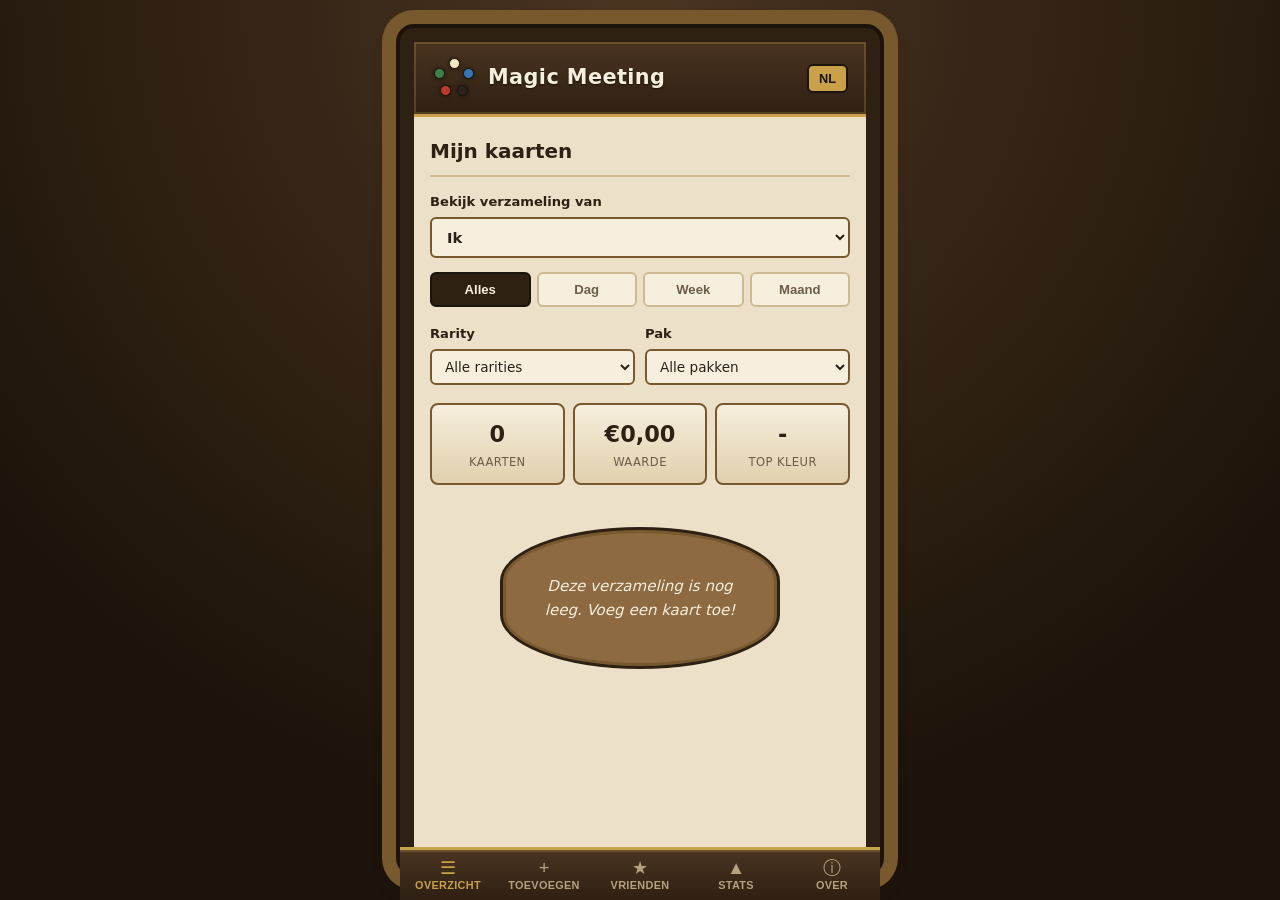
<file: index.html>
<!DOCTYPE html>
<html lang="nl">
<head>
  <meta charset="UTF-8">
  <meta name="viewport" content="width=device-width, initial-scale=1.0">
  <meta name="description" content="Magic Meeting - houd je Magic the Gathering-verzameling bij, samen met je vrienden.">
  <meta name="theme-color" content="#1a1410">
  <title>Magic Meeting</title>

  <link rel="manifest" href="manifest.json">
  <link rel="icon" href="icons/icon-192.png">
  <link rel="apple-touch-icon" href="icons/icon-192.png">
  <link rel="stylesheet" href="css/style.css">
</head>
<body>

  <!-- ============ APP-OMHULSEL ============ -->
  <div class="app">

    <!-- ============ KOPBALK ============ -->
    <header class="kop">
      <div class="kop-titel">
        <span class="mana-pentagram" aria-hidden="true">
          <span class="pm pm-w"></span>
          <span class="pm pm-u"></span>
          <span class="pm pm-b"></span>
          <span class="pm pm-r"></span>
          <span class="pm pm-g"></span>
        </span>
        <h1>Magic Meeting</h1>
      </div>
      <button id="taalKnop" class="taal-knop" type="button" aria-label="Taal wisselen">NL</button>
    </header>

    <!-- ============ HOOFDINHOUD ============ -->
    <main>

      <!-- ---------- SCHERM 1: OVERZICHT ---------- -->
      <section id="scherm-overzicht" class="scherm" aria-label="Overzicht">
        <h2 data-i18n="overzicht_titel">Mijn kaarten</h2>

        <div class="veld">
          <label for="kiesEigenaar" data-i18n="label_bekijk">Bekijk verzameling van</label>
          <select id="kiesEigenaar"></select>
        </div>

        <div class="filterbalk" role="group" aria-label="Filter op periode">
          <button class="filter-knop actief" data-periode="alles" data-i18n="filter_alles">Alles</button>
          <button class="filter-knop" data-periode="dag" data-i18n="filter_dag">Dag</button>
          <button class="filter-knop" data-periode="week" data-i18n="filter_week">Week</button>
          <button class="filter-knop" data-periode="maand" data-i18n="filter_maand">Maand</button>
        </div>

        <div class="extra-filters">
          <div class="veld">
            <label for="filterRarity" data-i18n="filter_rarity_label">Rarity</label>
            <select id="filterRarity">
              <option value="alles" data-i18n="filter_alle_rarity">Alle rarities</option>
              <option value="common"   data-i18n="rarity_common">Common</option>
              <option value="uncommon" data-i18n="rarity_uncommon">Uncommon</option>
              <option value="rare"     data-i18n="rarity_rare">Rare</option>
              <option value="mythic"   data-i18n="rarity_mythic">Mythic</option>
            </select>
          </div>
          <div class="veld">
            <label for="filterSet" data-i18n="filter_set_label">Pak</label>
            <select id="filterSet">
              <option value="alles" data-i18n="filter_alle_sets">Alle pakken</option>
            </select>
          </div>
        </div>

        <div class="samenvatting">
          <div class="samenvatting-vak">
            <span class="samenvatting-getal" id="statAantal">0</span>
            <span class="samenvatting-label" data-i18n="stat_kaarten">Kaarten</span>
          </div>
          <div class="samenvatting-vak">
            <span class="samenvatting-getal" id="statWaarde">&euro;0</span>
            <span class="samenvatting-label" data-i18n="stat_waarde">Waarde</span>
          </div>
          <div class="samenvatting-vak">
            <span class="samenvatting-getal" id="statTopKleur">&ndash;</span>
            <span class="samenvatting-label" data-i18n="stat_topkleur">Top kleur</span>
          </div>
        </div>

        <ul id="kaartLijst" class="meeting-lijst"></ul>
        <p id="leegMelding" class="leeg-melding" data-i18n="leeg_melding">
          Deze verzameling is nog leeg. Voeg een kaart toe!
        </p>
      </section>

      <!-- ---------- SCHERM 2: TOEVOEGEN ---------- -->
      <section id="scherm-toevoegen" class="scherm verborgen" aria-label="Kaart toevoegen">
        <h2 data-i18n="toevoegen_titel">Nieuwe kaart</h2>

        <form id="kaartForm">
          <div class="veld">
            <label for="invoerEigenaar" data-i18n="label_eigenaar">Voor wie?</label>
            <select id="invoerEigenaar" required></select>
          </div>

          <div class="veld">
            <label for="invoerDatum" data-i18n="label_datum">Datum gekregen</label>
            <input type="date" id="invoerDatum" required>
          </div>

          <div class="veld">
            <label for="invoerKaart" data-i18n="label_kaart">Zoek een kaart (via Scryfall)</label>
            <input type="text" id="invoerKaart" autocomplete="off" required
                   data-i18n-ph="ph_kaart" placeholder="Typ een kaartnaam...">
            <ul id="kaartSuggesties" class="kaart-suggesties"></ul>
          </div>

          <div id="kaartPreview" class="kaart-preview verborgen">
            <img id="kaartPreviewImg" alt="Gekozen kaart">
            <div class="kaart-preview-info">
              <strong id="kaartPreviewNaam"></strong>
              <span id="kaartPreviewKleuren" class="mana-rij"></span>
              <div class="kaart-preview-meta">
                <span><span data-i18n="auto_rarity">Rarity (auto)</span>:
                  <span id="kaartPreviewRarity" class="rarity-badge">&ndash;</span></span>
                <span><span data-i18n="auto_prijs">Prijs (auto)</span>:
                  <strong id="kaartPreviewPrijs">&euro;0,00</strong></span>
              </div>
            </div>
          </div>

          <div class="veld">
            <label for="invoerAantal" data-i18n="label_aantal">Aantal</label>
            <input type="number" id="invoerAantal" min="1" value="1" required>
          </div>

          <div class="veld">
            <label for="invoerOmschrijving" data-i18n="label_omschrijving">Notitie</label>
            <textarea id="invoerOmschrijving" rows="2" required
                      data-i18n-ph="ph_omschrijving" placeholder="Bijvoorbeeld: gekregen op verjaardag"></textarea>
          </div>

          <p id="formMelding" class="form-melding" role="alert"></p>
          <button type="submit" class="hoofd-knop" data-i18n="knop_opslaan">Kaart opslaan</button>
        </form>
      </section>

      <!-- ---------- SCHERM 3: VRIENDEN ---------- -->
      <section id="scherm-vrienden" class="scherm verborgen" aria-label="Vrienden">
        <h2 data-i18n="vrienden_titel">Vrienden</h2>
        <p data-i18n="vrienden_uitleg">
          Iedere vriend heeft zijn eigen verzameling. Tik op een naam om die verzameling te openen.
        </p>

        <ul id="vriendenLijst" class="vrienden-lijst"></ul>

        <form id="vriendForm" class="vriend-form">
          <div class="veld">
            <label for="invoerVriend" data-i18n="vrienden_nieuw_label">Nieuwe vriend</label>
            <input type="text" id="invoerVriend" required
                   data-i18n-ph="vrienden_nieuw_ph" placeholder="Naam van vriend">
          </div>
          <p id="vriendMelding" class="form-melding" role="alert"></p>
          <button type="submit" class="hoofd-knop" data-i18n="vrienden_toevoegen">Vriend toevoegen</button>
        </form>
      </section>

      <!-- ---------- SCHERM 4: STATISTIEKEN ---------- -->
      <section id="scherm-statistieken" class="scherm verborgen" aria-label="Statistieken">
        <h2 data-i18n="stats_titel">Statistieken</h2>
        <p><span data-i18n="stats_voor">Statistieken van</span>: <strong id="statsEigenaar">&ndash;</strong></p>

        <div class="samenvatting">
          <div class="samenvatting-vak">
            <span class="samenvatting-getal" id="statTotaal">0</span>
            <span class="samenvatting-label" data-i18n="stat_kaarten">Kaarten</span>
          </div>
          <div class="samenvatting-vak">
            <span class="samenvatting-getal" id="statTotaalWaarde">&euro;0</span>
            <span class="samenvatting-label" data-i18n="stat_waarde">Waarde</span>
          </div>
          <div class="samenvatting-vak">
            <span class="samenvatting-getal" id="statTopKleur2">&ndash;</span>
            <span class="samenvatting-label" data-i18n="stat_topkleur">Top kleur</span>
          </div>
        </div>

        <h3 data-i18n="stats_grafiek">Kaarten per kleur</h3>
        <canvas id="grafiek" width="320" height="200" aria-label="Grafiek kaarten per kleur"></canvas>
        <div id="kleurLegenda" class="kleur-legenda"></div>

        <h3 data-i18n="stats_rarity">Kaarten per rarity</h3>
        <div id="rarityVerdeling" class="format-verdeling"></div>
      </section>

      <!-- ---------- SCHERM 5: OVER ---------- -->
      <section id="scherm-over" class="scherm verborgen" aria-label="Over de app">
        <h2 data-i18n="over_titel">Over Magic Meeting</h2>
        <p data-i18n="over_tekst1">
          Magic Meeting is een Progressive Web App waarmee jij en je vrienden je Magic: the Gathering-verzameling bijhouden.
        </p>
        <p data-i18n="over_tekst2">
          Kaartgegevens, afbeeldingen en prijzen komen van de Scryfall API. Je eigen verzamelingen worden lokaal op je apparaat opgeslagen in LocalStorage.
        </p>

        <h3 data-i18n="over_bron_titel">Bron</h3>
        <p>
          <a href="https://scryfall.com/docs/api" target="_blank" rel="noopener">Scryfall API</a>
          &mdash; <span data-i18n="over_bron_tekst">kaartdata, afbeeldingen en prijzen.</span>
        </p>

        <h3 data-i18n="over_taal_titel">Taal</h3>
        <div class="taal-keuze">
          <button class="taal-optie actief" data-taal="nl">Nederlands</button>
          <button class="taal-optie" data-taal="en">English</button>
        </div>

        <h3 data-i18n="over_data_titel">Gegevens</h3>
        <button id="resetKnop" class="gevaar-knop" type="button" data-i18n="knop_reset">
          Alle gegevens wissen
        </button>

        <p class="over-credit" data-i18n="over_credit">
          KW1C &mdash; Software Development Niveau 4
        </p>
      </section>

    </main>

    <!-- ============ ONDERSTE NAVIGATIEBALK ============ -->
    <nav class="onderbalk" aria-label="Hoofdnavigatie">
      <button class="nav-knop actief" data-scherm="overzicht">
        <span class="nav-icoon" aria-hidden="true">&#9776;</span>
        <span class="nav-tekst" data-i18n="nav_overzicht">Overzicht</span>
      </button>
      <button class="nav-knop" data-scherm="toevoegen">
        <span class="nav-icoon" aria-hidden="true">&#43;</span>
        <span class="nav-tekst" data-i18n="nav_toevoegen">Toevoegen</span>
      </button>
      <button class="nav-knop" data-scherm="vrienden">
        <span class="nav-icoon" aria-hidden="true">&#9733;</span>
        <span class="nav-tekst" data-i18n="nav_vrienden">Vrienden</span>
      </button>
      <button class="nav-knop" data-scherm="statistieken">
        <span class="nav-icoon" aria-hidden="true">&#9650;</span>
        <span class="nav-tekst" data-i18n="nav_statistieken">Stats</span>
      </button>
      <button class="nav-knop" data-scherm="over">
        <span class="nav-icoon" aria-hidden="true">&#9432;</span>
        <span class="nav-tekst" data-i18n="nav_over">Over</span>
      </button>
    </nav>

  </div>

  <!-- ============ SCRIPTS ============ -->
  <script src="js/i18n.js"></script>
  <script src="js/scryfall.js"></script>
  <script src="js/app.js"></script>
</body>
</html>
</file>
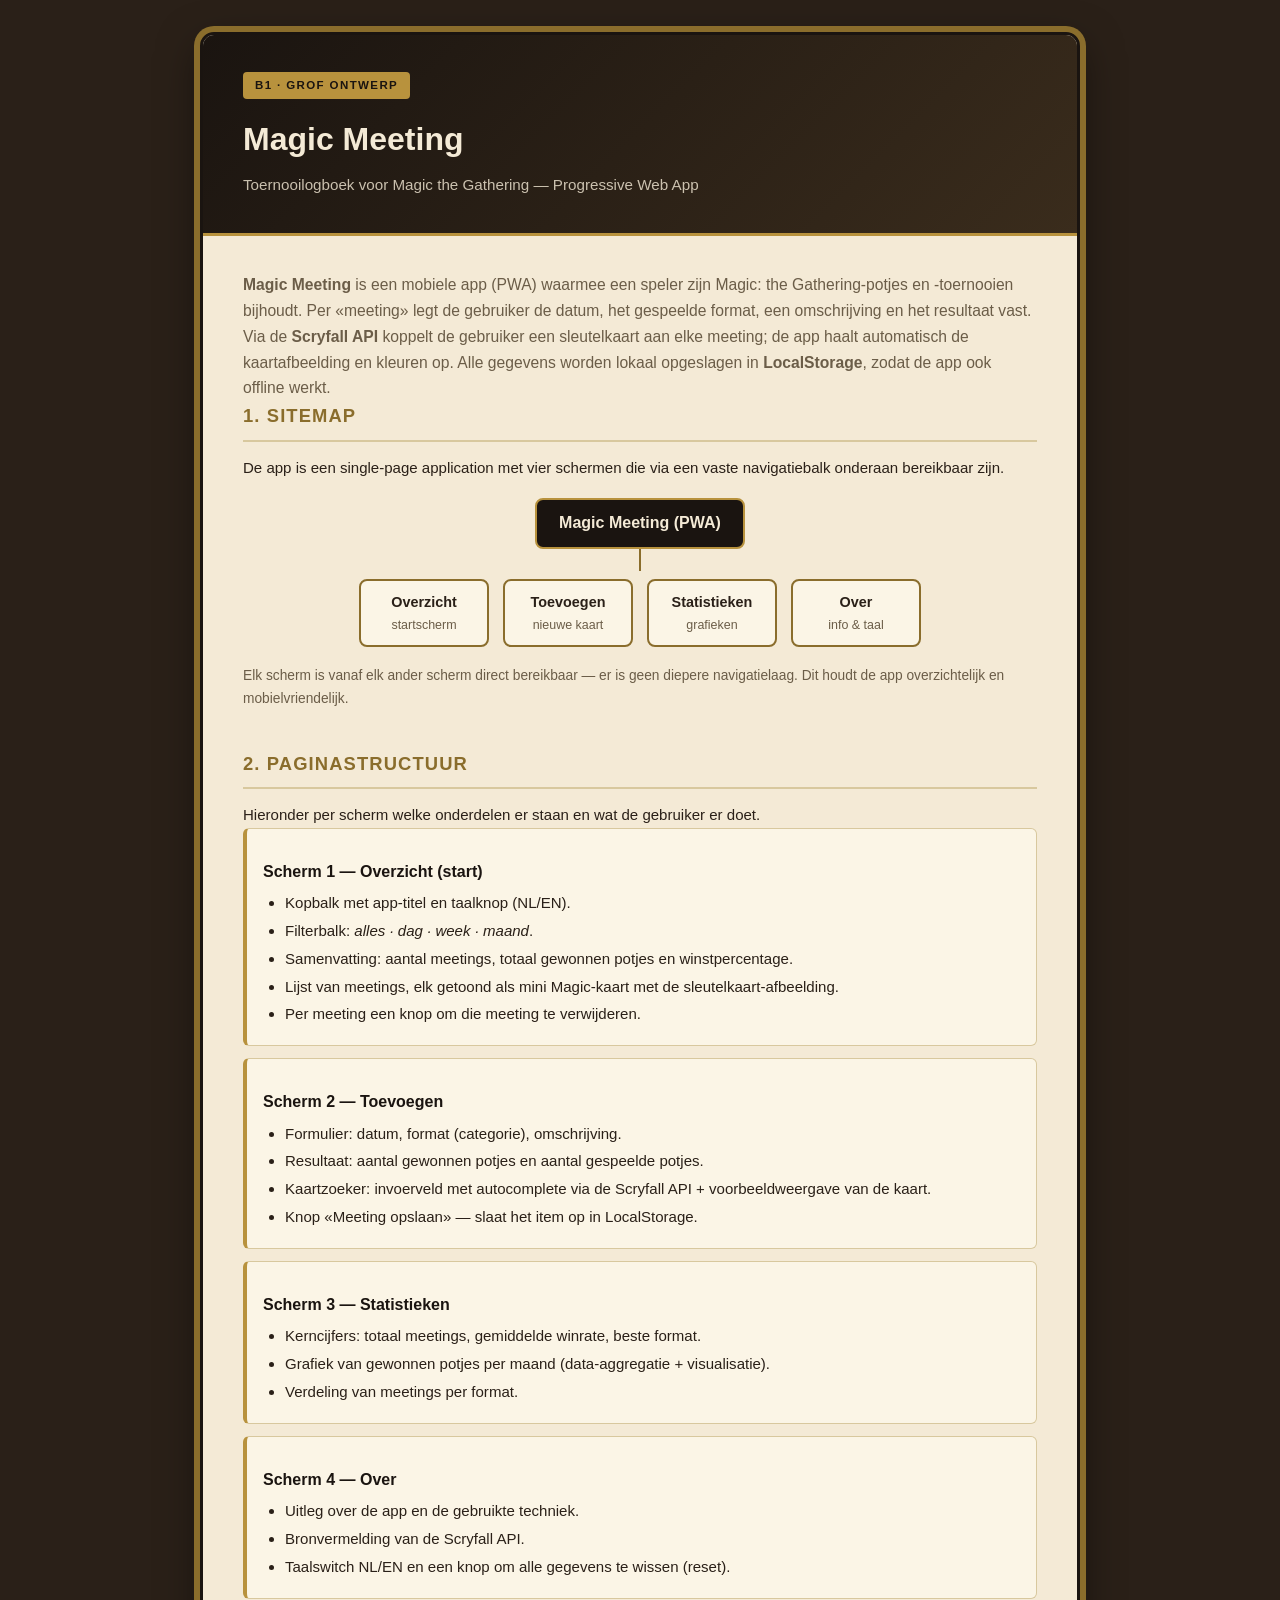
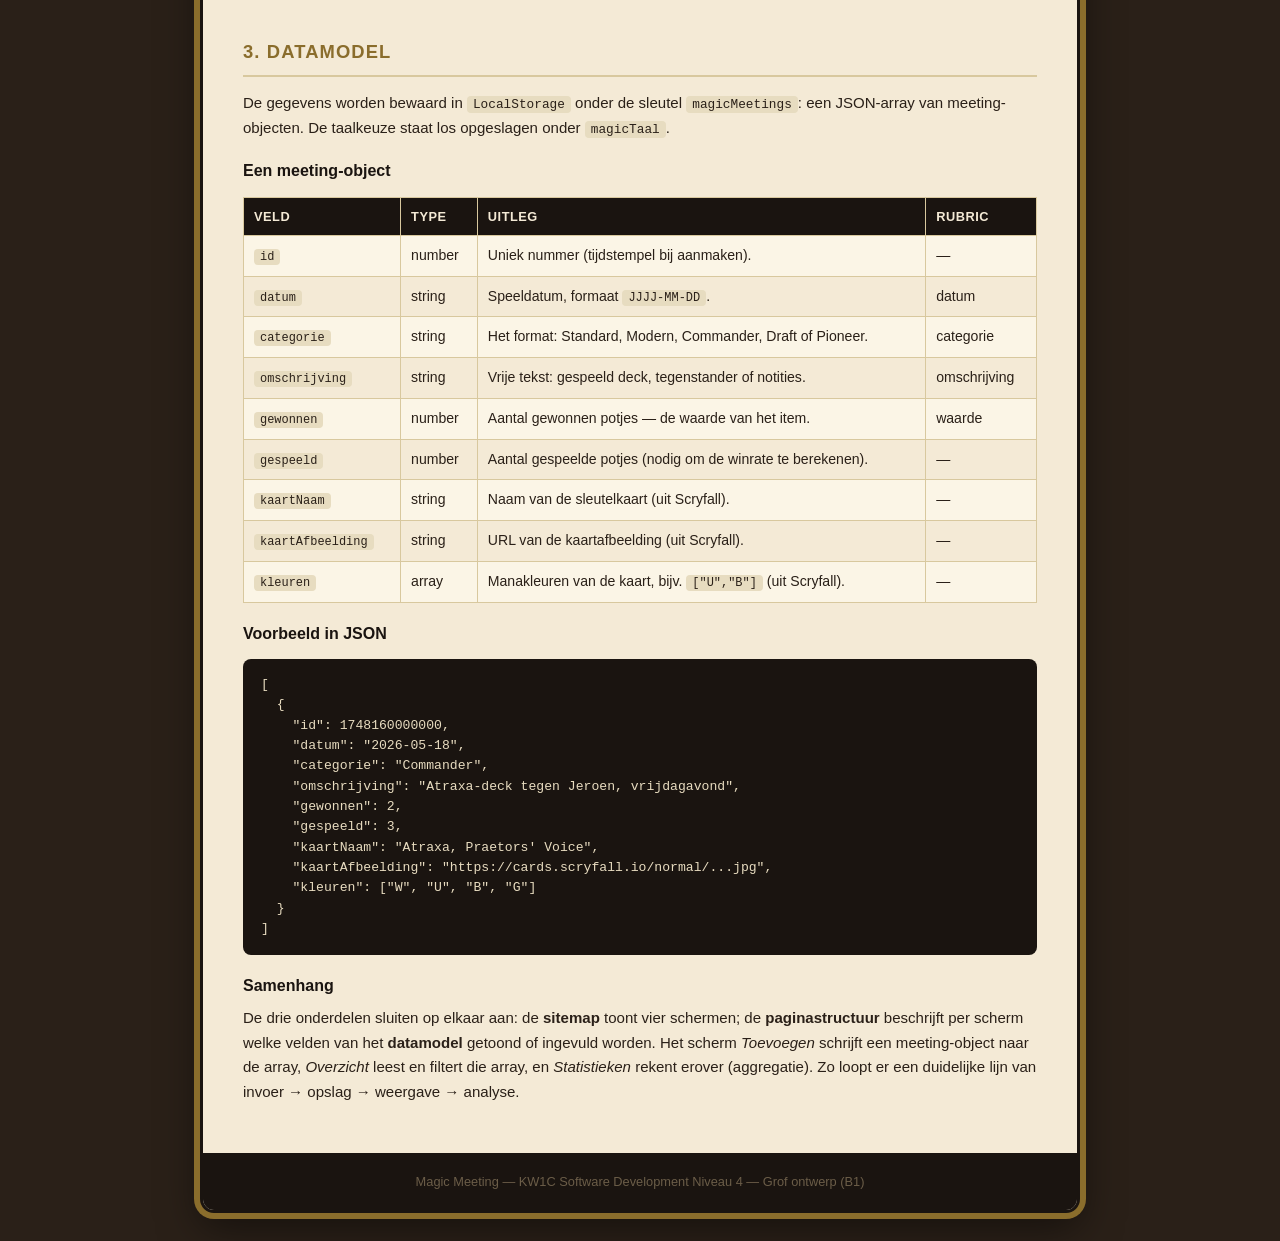
<file: ontwerp/grof-ontwerp.html>
<!DOCTYPE html>
<html lang="nl">
<head>
<meta charset="UTF-8">
<meta name="viewport" content="width=device-width, initial-scale=1.0">
<title>Grof ontwerp – Magic Meeting</title>
<style>
  :root {
    --inkt:      #1a1410;
    --perkament: #f4ead6;
    --perkament-licht: #fbf5e6;
    --goud:      #b8923d;
    --goud-donker: #8a6d2c;
    --rand:      #d8c89e;
    --tekst:     #2a2018;
    --tekst-zacht: #6b5d48;
  }
  * { box-sizing: border-box; margin: 0; padding: 0; }
  body {
    font-family: 'Segoe UI', Roboto, sans-serif;
    background: #2a2018;
    color: var(--tekst);
    line-height: 1.65;
    padding: 32px 16px;
  }
  .blad {
    max-width: 880px;
    margin: 0 auto;
    background: var(--perkament);
    border: 3px solid var(--inkt);
    border-radius: 14px;
    box-shadow: 0 0 0 6px var(--goud-donker), 0 14px 40px rgba(0,0,0,.5);
    overflow: hidden;
  }
  header {
    background: linear-gradient(135deg, #1a1410 0%, #3a2c1c 100%);
    color: var(--perkament);
    padding: 36px 40px;
    border-bottom: 3px solid var(--goud);
  }
  header .label {
    display: inline-block;
    background: var(--goud);
    color: var(--inkt);
    font-size: .72rem;
    font-weight: 800;
    letter-spacing: .12em;
    text-transform: uppercase;
    padding: 4px 12px;
    border-radius: 4px;
    margin-bottom: 14px;
  }
  header h1 { font-size: 2rem; font-weight: 800; }
  header p { opacity: .8; margin-top: 6px; font-size: .95rem; }
  .inhoud { padding: 36px 40px 48px; }
  h2 {
    font-size: 1.15rem;
    color: var(--goud-donker);
    text-transform: uppercase;
    letter-spacing: .06em;
    margin: 38px 0 14px;
    padding-bottom: 8px;
    border-bottom: 2px solid var(--rand);
  }
  h2:first-of-type { margin-top: 0; }
  h3 { font-size: 1rem; color: var(--inkt); margin: 18px 0 6px; }
  p, li { font-size: .94rem; }
  ul { margin: 6px 0 6px 22px; }
  li { margin-bottom: 3px; }
  .intro { font-size: .98rem; color: var(--tekst-zacht); }

  /* Sitemap */
  .sitemap { margin: 18px 0; text-align: center; }
  .knoop {
    display: inline-block;
    background: var(--inkt);
    color: var(--perkament);
    font-weight: 700;
    padding: 10px 22px;
    border-radius: 8px;
    border: 2px solid var(--goud);
  }
  .tak { display: flex; justify-content: center; gap: 14px; flex-wrap: wrap; margin-top: 8px; }
  .verbinding { width: 2px; height: 22px; background: var(--goud-donker); margin: 0 auto; }
  .scherm {
    background: var(--perkament-licht);
    border: 2px solid var(--goud-donker);
    border-radius: 8px;
    padding: 10px 16px;
    font-weight: 700;
    font-size: .9rem;
    min-width: 130px;
  }
  .scherm small { display: block; font-weight: 400; color: var(--tekst-zacht); font-size: .78rem; }

  /* Tabel */
  table { width: 100%; border-collapse: collapse; margin: 12px 0; font-size: .88rem; }
  th, td { border: 1px solid var(--rand); padding: 8px 10px; text-align: left; vertical-align: top; }
  th { background: var(--inkt); color: var(--perkament); font-size: .8rem; text-transform: uppercase; letter-spacing: .04em; }
  tr:nth-child(even) td { background: var(--perkament-licht); }
  code {
    background: #e7dcc0;
    padding: 1px 6px;
    border-radius: 4px;
    font-family: 'Consolas', monospace;
    font-size: .85em;
  }
  pre {
    background: var(--inkt);
    color: #e8dcc0;
    padding: 16px 18px;
    border-radius: 8px;
    overflow-x: auto;
    font-size: .82rem;
    line-height: 1.55;
    margin: 12px 0;
  }
  .scherm-kaart {
    background: var(--perkament-licht);
    border: 1px solid var(--rand);
    border-left: 4px solid var(--goud);
    border-radius: 6px;
    padding: 12px 16px;
    margin-bottom: 12px;
  }
  footer {
    background: var(--inkt);
    color: var(--tekst-zacht);
    text-align: center;
    padding: 18px;
    font-size: .8rem;
  }
</style>
</head>
<body>
<div class="blad">
  <header>
    <span class="label">B1 &middot; Grof ontwerp</span>
    <h1>Magic Meeting</h1>
    <p>Toernooilogboek voor Magic the Gathering &mdash; Progressive Web App</p>
  </header>
  <div class="inhoud">

    <p class="intro">
      <strong>Magic Meeting</strong> is een mobiele app (PWA) waarmee een speler zijn
      Magic: the Gathering-potjes en -toernooien bijhoudt. Per &laquo;meeting&raquo; legt de
      gebruiker de datum, het gespeelde format, een omschrijving en het resultaat vast.
      Via de <strong>Scryfall API</strong> koppelt de gebruiker een sleutelkaart aan elke
      meeting; de app haalt automatisch de kaartafbeelding en kleuren op. Alle gegevens
      worden lokaal opgeslagen in <strong>LocalStorage</strong>, zodat de app ook offline werkt.
    </p>

    <h2>1. Sitemap</h2>
    <p>De app is een single-page application met vier schermen die via een vaste
       navigatiebalk onderaan bereikbaar zijn.</p>
    <div class="sitemap">
      <div class="knoop">Magic Meeting (PWA)</div>
      <div class="verbinding"></div>
      <div class="tak">
        <div class="scherm">Overzicht <small>startscherm</small></div>
        <div class="scherm">Toevoegen <small>nieuwe kaart</small></div>
        <div class="scherm">Statistieken <small>grafieken</small></div>
        <div class="scherm">Over <small>info &amp; taal</small></div>
      </div>
    </div>
    <p style="font-size:.86rem;color:var(--tekst-zacht)">
      Elk scherm is vanaf elk ander scherm direct bereikbaar &mdash; er is geen diepere
      navigatielaag. Dit houdt de app overzichtelijk en mobielvriendelijk.</p>

    <h2>2. Paginastructuur</h2>
    <p>Hieronder per scherm welke onderdelen er staan en wat de gebruiker er doet.</p>

    <div class="scherm-kaart">
      <h3>Scherm 1 &mdash; Overzicht (start)</h3>
      <ul>
        <li>Kopbalk met app-titel en taalknop (NL/EN).</li>
        <li>Filterbalk: <em>alles &middot; dag &middot; week &middot; maand</em>.</li>
        <li>Samenvatting: aantal meetings, totaal gewonnen potjes en winstpercentage.</li>
        <li>Lijst van meetings, elk getoond als mini Magic-kaart met de sleutelkaart-afbeelding.</li>
        <li>Per meeting een knop om die meeting te verwijderen.</li>
      </ul>
    </div>
    <div class="scherm-kaart">
      <h3>Scherm 2 &mdash; Toevoegen</h3>
      <ul>
        <li>Formulier: datum, format (categorie), omschrijving.</li>
        <li>Resultaat: aantal gewonnen potjes en aantal gespeelde potjes.</li>
        <li>Kaartzoeker: invoerveld met autocomplete via de Scryfall API + voorbeeldweergave van de kaart.</li>
        <li>Knop &laquo;Meeting opslaan&raquo; &mdash; slaat het item op in LocalStorage.</li>
      </ul>
    </div>
    <div class="scherm-kaart">
      <h3>Scherm 3 &mdash; Statistieken</h3>
      <ul>
        <li>Kerncijfers: totaal meetings, gemiddelde winrate, beste format.</li>
        <li>Grafiek van gewonnen potjes per maand (data-aggregatie + visualisatie).</li>
        <li>Verdeling van meetings per format.</li>
      </ul>
    </div>
    <div class="scherm-kaart">
      <h3>Scherm 4 &mdash; Over</h3>
      <ul>
        <li>Uitleg over de app en de gebruikte techniek.</li>
        <li>Bronvermelding van de Scryfall API.</li>
        <li>Taalswitch NL/EN en een knop om alle gegevens te wissen (reset).</li>
      </ul>
    </div>

    <h2>3. Datamodel</h2>
    <p>De gegevens worden bewaard in <code>LocalStorage</code> onder de sleutel
       <code>magicMeetings</code>: een JSON-array van meeting-objecten. De taalkeuze
       staat los opgeslagen onder <code>magicTaal</code>.</p>

    <h3>Een meeting-object</h3>
    <table>
      <tr><th>Veld</th><th>Type</th><th>Uitleg</th><th>Rubric</th></tr>
      <tr><td><code>id</code></td><td>number</td><td>Uniek nummer (tijdstempel bij aanmaken).</td><td>&mdash;</td></tr>
      <tr><td><code>datum</code></td><td>string</td><td>Speeldatum, formaat <code>JJJJ-MM-DD</code>.</td><td>datum</td></tr>
      <tr><td><code>categorie</code></td><td>string</td><td>Het format: Standard, Modern, Commander, Draft of Pioneer.</td><td>categorie</td></tr>
      <tr><td><code>omschrijving</code></td><td>string</td><td>Vrije tekst: gespeeld deck, tegenstander of notities.</td><td>omschrijving</td></tr>
      <tr><td><code>gewonnen</code></td><td>number</td><td>Aantal gewonnen potjes &mdash; de waarde van het item.</td><td>waarde</td></tr>
      <tr><td><code>gespeeld</code></td><td>number</td><td>Aantal gespeelde potjes (nodig om de winrate te berekenen).</td><td>&mdash;</td></tr>
      <tr><td><code>kaartNaam</code></td><td>string</td><td>Naam van de sleutelkaart (uit Scryfall).</td><td>&mdash;</td></tr>
      <tr><td><code>kaartAfbeelding</code></td><td>string</td><td>URL van de kaartafbeelding (uit Scryfall).</td><td>&mdash;</td></tr>
      <tr><td><code>kleuren</code></td><td>array</td><td>Manakleuren van de kaart, bijv. <code>["U","B"]</code> (uit Scryfall).</td><td>&mdash;</td></tr>
    </table>

    <h3>Voorbeeld in JSON</h3>
    <pre>[
  {
    "id": 1748160000000,
    "datum": "2026-05-18",
    "categorie": "Commander",
    "omschrijving": "Atraxa-deck tegen Jeroen, vrijdagavond",
    "gewonnen": 2,
    "gespeeld": 3,
    "kaartNaam": "Atraxa, Praetors' Voice",
    "kaartAfbeelding": "https://cards.scryfall.io/normal/...jpg",
    "kleuren": ["W", "U", "B", "G"]
  }
]</pre>

    <h3>Samenhang</h3>
    <p>De drie onderdelen sluiten op elkaar aan: de <strong>sitemap</strong> toont vier
       schermen; de <strong>paginastructuur</strong> beschrijft per scherm welke velden
       van het <strong>datamodel</strong> getoond of ingevuld worden. Het scherm
       <em>Toevoegen</em> schrijft een meeting-object naar de array, <em>Overzicht</em>
       leest en filtert die array, en <em>Statistieken</em> rekent erover (aggregatie).
       Zo loopt er een duidelijke lijn van invoer &rarr; opslag &rarr; weergave &rarr; analyse.</p>

  </div>
  <footer>Magic Meeting &mdash; KW1C Software Development Niveau 4 &mdash; Grof ontwerp (B1)</footer>
</div>
</body>
</html>
</file>
<file: css/style.css>
/* =======================================================
   Magic Meeting - stijl geinspireerd op de achterkant van
   een Magic-kaart: warme bruine rand, tan ovaal-motief,
   de vijf manakleuren in een vijfhoek.
   Mobile-first; media query onderaan voor grotere schermen.
   ======================================================= */

/* ---------- Variabelen ---------- */
:root {
  --frame-rand:   #1c130a;   /* donkerste buitenlijn */
  --frame:        #2e2013;   /* bruine kaartrand */
  --frame-licht:  #4a3420;
  --oval:         #8d6a42;   /* tan ovaal van de kaartachterkant */
  --paneel:       #ece0c8;   /* leesbaar warm vlak voor inhoud */
  --paneel-licht: #f6efdd;
  --goud:         #c8a14a;
  --goud-donker:  #78592e;
  --rand:         #cdba93;
  --tekst:        #2a2018;
  --tekst-zacht:  #6b5d48;

  /* Magic manakleuren */
  --mana-w: #f4e8c4;
  --mana-u: #3676b8;
  --mana-b: #28221c;
  --mana-r: #ba3a2e;
  --mana-g: #3a8048;
  --mana-c: #c4bba6;

  --schaduw: 0 8px 26px rgba(0,0,0,.45);
  --radius: 14px;
}

/* ---------- Reset ---------- */
*, *::before, *::after { box-sizing: border-box; margin: 0; padding: 0; }
html, body { height: 100%; }

body {
  font-family: 'Segoe UI', Roboto, system-ui, sans-serif;
  background:
    radial-gradient(circle at 50% 0%, #4a3420 0%, #1c130a 75%),
    #1c130a;
  color: var(--tekst);
  line-height: 1.6;
  -webkit-font-smoothing: antialiased;
}

/* ---------- App-omhulsel = de "kaart" ---------- */
.app {
  max-width: 480px;
  margin: 0 auto;
  min-height: 100vh;
  display: flex;
  flex-direction: column;
  background: var(--paneel);
  border-left: 6px solid var(--frame);
  border-right: 6px solid var(--frame);
  box-shadow: var(--schaduw);
  position: relative;
}

/* ---------- Kopbalk (titelbalk van de kaart) ---------- */
.kop {
  display: flex;
  align-items: center;
  justify-content: space-between;
  gap: 10px;
  padding: 14px 18px;
  background: linear-gradient(180deg, var(--frame-licht), var(--frame));
  border-bottom: 3px solid var(--goud);
  box-shadow: inset 0 0 0 2px rgba(200,161,74,.25);
  color: var(--paneel-licht);
  position: sticky;
  top: 0;
  z-index: 10;
}

.kop-titel { display: flex; align-items: center; gap: 12px; }

.kop h1 {
  font-size: 1.3rem;
  font-weight: 800;
  letter-spacing: .02em;
  text-shadow: 0 1px 2px rgba(0,0,0,.6);
}

/* ---------- Vijf manakleuren in een vijfhoek ---------- */
.mana-pentagram {
  position: relative;
  width: 44px;
  height: 44px;
  flex-shrink: 0;
}
.pm {
  position: absolute;
  width: 11px;
  height: 11px;
  border-radius: 50%;
  border: 1.5px solid var(--frame-rand);
  box-shadow: 0 0 4px rgba(0,0,0,.5);
}
.pm-w { top: 1.5px;  left: 16.5px; background: var(--mana-w); }
.pm-u { top: 11.9px; left: 30.8px; background: var(--mana-u); }
.pm-b { top: 28.6px; left: 25.3px; background: var(--mana-b); }
.pm-r { top: 28.6px; left: 7.7px;  background: var(--mana-r); }
.pm-g { top: 11.9px; left: 2.2px;  background: var(--mana-g); }

.taal-knop {
  background: var(--goud);
  color: var(--frame-rand);
  border: 2px solid var(--frame-rand);
  border-radius: 6px;
  font-weight: 800;
  font-size: .8rem;
  padding: 5px 10px;
  cursor: pointer;
}
.taal-knop:active { transform: scale(.95); }

/* ---------- Hoofdinhoud ---------- */
main {
  flex: 1;
  padding: 18px 16px 96px;
}

.scherm h2 {
  font-size: 1.25rem;
  color: var(--frame);
  margin-bottom: 14px;
  padding-bottom: 8px;
  border-bottom: 2px solid var(--rand);
}

.scherm h3 {
  font-size: 1rem;
  color: var(--goud-donker);
  margin: 22px 0 10px;
}

.scherm p { font-size: .94rem; margin-bottom: 10px; }

.verborgen { display: none !important; }

/* ---------- Filterbalk ---------- */
.filterbalk { display: flex; gap: 6px; margin-bottom: 16px; }

.filter-knop {
  flex: 1;
  padding: 8px 4px;
  font-size: .82rem;
  font-weight: 700;
  background: var(--paneel-licht);
  color: var(--tekst-zacht);
  border: 2px solid var(--rand);
  border-radius: 6px;
  cursor: pointer;
}
.filter-knop.actief {
  background: var(--frame);
  color: var(--paneel-licht);
  border-color: var(--frame-rand);
}

/* ---------- Samenvatting (3 vakjes) ---------- */
.samenvatting { display: flex; gap: 8px; margin-bottom: 18px; }

.samenvatting-vak {
  flex: 1;
  text-align: center;
  padding: 12px 6px;
  background: linear-gradient(180deg, var(--paneel-licht), #e0d0ad);
  border: 2px solid var(--goud-donker);
  border-radius: 8px;
}

.samenvatting-getal {
  display: block;
  font-size: 1.4rem;
  font-weight: 800;
  color: var(--frame);
}

.samenvatting-label {
  display: block;
  font-size: .72rem;
  text-transform: uppercase;
  letter-spacing: .04em;
  color: var(--tekst-zacht);
}

/* ---------- Meeting-lijst (elke meeting = mini-kaart) ---------- */
.meeting-lijst { list-style: none; display: flex; flex-direction: column; gap: 12px; }

.meeting-kaart {
  display: flex;
  gap: 12px;
  padding: 10px;
  background: var(--paneel-licht);
  border: 2px solid var(--frame);
  border-radius: 10px;
  box-shadow: 0 3px 8px rgba(0,0,0,.22);
  position: relative;
  border-left-width: 7px;
}

.meeting-art {
  width: 72px;
  height: 72px;
  flex-shrink: 0;
  object-fit: cover;
  border-radius: 6px;
  border: 2px solid var(--goud-donker);
  background: var(--oval);
}

.meeting-info { flex: 1; min-width: 0; }

.meeting-naam { font-weight: 800; font-size: .98rem; color: var(--frame); }

.meeting-meta {
  font-size: .78rem;
  color: var(--tekst-zacht);
  margin: 2px 0 4px;
}

.meeting-format {
  display: inline-block;
  font-size: .68rem;
  font-weight: 700;
  text-transform: uppercase;
  letter-spacing: .04em;
  background: var(--frame);
  color: var(--paneel-licht);
  padding: 2px 7px;
  border-radius: 4px;
}

.meeting-omschrijving {
  font-size: .82rem;
  color: var(--tekst);
  margin-top: 4px;
  word-wrap: break-word;
}

.meeting-resultaat { font-size: .82rem; font-weight: 700; margin-top: 4px; }

.verwijder-knop {
  position: absolute;
  top: 6px;
  right: 6px;
  width: 26px;
  height: 26px;
  border-radius: 50%;
  border: 2px solid var(--mana-r);
  background: var(--paneel-licht);
  color: var(--mana-r);
  font-weight: 800;
  cursor: pointer;
  line-height: 1;
}

/* ---------- Lege melding met ovaal-motief ---------- */
.leeg-melding {
  text-align: center;
  color: var(--tekst-zacht);
  font-style: italic;
  margin: 24px auto;
  padding: 44px 28px;
  max-width: 280px;
  background: var(--oval);
  color: var(--paneel-licht);
  border: 3px solid var(--frame);
  border-radius: 50% / 38%;
  box-shadow: inset 0 0 0 3px var(--goud-donker);
}

/* ---------- Formulier ---------- */
.veld { margin-bottom: 14px; }
.veld-rij { display: flex; gap: 10px; }
.veld-rij .veld { flex: 1; }

.veld label {
  display: block;
  font-size: .82rem;
  font-weight: 700;
  color: var(--frame);
  margin-bottom: 5px;
}

.veld input,
.veld select,
.veld textarea {
  width: 100%;
  max-width: 100%;
  min-width: 0;
  padding: 9px 11px;
  font-size: .92rem;
  font-family: inherit;
  background: var(--paneel-licht);
  color: var(--tekst);
  border: 2px solid var(--goud-donker);
  border-radius: 6px;
}

/* iOS Safari geeft date- en number-inputs een afwijkende breedte;
   met -webkit-appearance: none gedragen ze zich als gewone inputs */
.veld input[type="date"],
.veld input[type="number"] {
  -webkit-appearance: none;
  appearance: none;
  display: block;
}
.veld input:focus,
.veld select:focus,
.veld textarea:focus {
  outline: none;
  border-color: var(--frame);
  box-shadow: 0 0 0 3px rgba(200,161,74,.35);
}

.kaart-suggesties {
  list-style: none;
  border: 2px solid var(--goud-donker);
  border-top: none;
  border-radius: 0 0 6px 6px;
  max-height: 190px;
  overflow-y: auto;
  display: none;
}
.kaart-suggesties.zichtbaar { display: block; }
.kaart-suggesties li {
  display: flex;
  align-items: center;
  gap: 10px;
  padding: 6px 10px;
  font-size: .88rem;
  cursor: pointer;
  background: var(--paneel-licht);
  border-bottom: 1px solid var(--rand);
}
.kaart-suggesties li:hover { background: #e0d0ad; }

.suggestie-thumb {
  width: 38px;
  height: 53px;
  object-fit: cover;
  border-radius: 4px;
  border: 1px solid var(--goud-donker);
  flex-shrink: 0;
  background: var(--oval);
}

.suggestie-tekst { flex: 1; min-width: 0; }
.suggestie-naam  { line-height: 1.2; font-weight: 600; }
.suggestie-set   {
  font-size: .72rem;
  color: var(--tekst-zacht);
  line-height: 1.2;
  white-space: nowrap;
  overflow: hidden;
  text-overflow: ellipsis;
}

.kaart-preview {
  display: flex;
  align-items: center;
  gap: 12px;
  padding: 10px;
  margin-bottom: 14px;
  background: var(--paneel-licht);
  border: 2px solid var(--goud-donker);
  border-radius: 8px;
}
.kaart-preview img {
  width: 60px;
  border-radius: 6px;
  border: 2px solid var(--frame);
}

/* manabolletjes */
.mana-rij { display: inline-flex; gap: 4px; margin-top: 4px; }
.mana-bol {
  width: 16px;
  height: 16px;
  border-radius: 50%;
  border: 1.5px solid var(--frame-rand);
  display: inline-block;
}
.mana-w { background: var(--mana-w); }
.mana-u { background: var(--mana-u); }
.mana-b { background: var(--mana-b); }
.mana-r { background: var(--mana-r); }
.mana-g { background: var(--mana-g); }
.mana-c { background: var(--mana-c); }

/* ---------- Knoppen ---------- */
.hoofd-knop {
  width: 100%;
  padding: 13px;
  font-size: 1rem;
  font-weight: 800;
  color: var(--paneel-licht);
  background: linear-gradient(180deg, var(--frame-licht), var(--frame));
  border: 2px solid var(--goud);
  border-radius: 8px;
  cursor: pointer;
}
.hoofd-knop:active { transform: scale(.99); }

.gevaar-knop {
  padding: 11px 16px;
  font-size: .9rem;
  font-weight: 700;
  color: #fff;
  background: var(--mana-r);
  border: 2px solid var(--frame-rand);
  border-radius: 8px;
  cursor: pointer;
}

.form-melding {
  font-size: .85rem;
  font-weight: 700;
  min-height: 1.2em;
  margin-bottom: 8px;
}
.form-melding.fout { color: var(--mana-r); }
.form-melding.ok { color: var(--mana-g); }

/* ---------- Statistieken ---------- */
#grafiek {
  width: 100%;
  height: auto;
  background: var(--paneel-licht);
  border: 2px solid var(--goud-donker);
  border-radius: 8px;
}

.format-verdeling { display: flex; flex-direction: column; gap: 8px; }

.format-balk-rij { display: flex; align-items: center; gap: 10px; font-size: .85rem; }
.format-balk-naam { width: 84px; font-weight: 700; flex-shrink: 0; }
.format-balk-spoor {
  flex: 1;
  background: var(--rand);
  border-radius: 5px;
  overflow: hidden;
  height: 18px;
}
.format-balk-vulling {
  height: 100%;
  background: linear-gradient(90deg, var(--goud-donker), var(--goud));
  border-radius: 5px;
}
.format-balk-aantal { width: 26px; text-align: right; font-weight: 700; }

/* ---------- Taalkeuze (scherm Over) ---------- */
.taal-keuze { display: flex; gap: 8px; margin-bottom: 6px; }
.taal-optie {
  flex: 1;
  padding: 9px;
  font-weight: 700;
  font-size: .88rem;
  background: var(--paneel-licht);
  border: 2px solid var(--rand);
  border-radius: 6px;
  cursor: pointer;
}
.taal-optie.actief {
  background: var(--frame);
  color: var(--paneel-licht);
  border-color: var(--frame-rand);
}

.over-credit {
  margin-top: 26px;
  font-size: .78rem;
  color: var(--tekst-zacht);
  text-align: center;
}

a { color: var(--goud-donker); }

/* ---------- Onderste navigatiebalk (banner-stijl) ---------- */
.onderbalk {
  position: fixed;
  bottom: 0;
  left: 50%;
  transform: translateX(-50%);
  width: 100%;
  max-width: 480px;
  display: flex;
  background: linear-gradient(180deg, var(--frame-licht), var(--frame));
  border-top: 3px solid var(--goud);
  box-shadow: inset 0 2px 0 rgba(200,161,74,.25);
  z-index: 10;
}

.nav-knop {
  flex: 1;
  display: flex;
  flex-direction: column;
  align-items: center;
  gap: 2px;
  padding: 9px 4px;
  background: none;
  border: none;
  color: #b6a07f;
  cursor: pointer;
}
.nav-knop.actief { color: var(--goud); }

.nav-icoon { font-size: 1.15rem; line-height: 1; }
.nav-tekst {
  font-size: .68rem;
  font-weight: 700;
  text-transform: uppercase;
  letter-spacing: .03em;
}

/* ---------- Eigenaar-dropdown bovenaan ---------- */
#kiesEigenaar, #invoerEigenaar {
  font-weight: 700;
}

/* ---------- Extra filters (rarity + set) ---------- */
.extra-filters {
  display: flex;
  gap: 10px;
  margin-bottom: 18px;
}
.extra-filters .veld {
  flex: 1;
  margin-bottom: 0;
}
.extra-filters select {
  font-size: .85rem;
  padding: 7px 9px;
}

/* ---------- Kaart-preview: extra info (rarity / prijs) ---------- */
.kaart-preview-info {
  display: flex;
  flex-direction: column;
  gap: 4px;
}
.kaart-preview-meta {
  display: flex;
  flex-wrap: wrap;
  gap: 12px;
  font-size: .82rem;
  color: var(--tekst-zacht);
  margin-top: 4px;
}
.kaart-preview-meta strong { color: var(--frame); }

/* ---------- Rarity-badge ---------- */
.rarity-badge {
  display: inline-block;
  font-size: .7rem;
  font-weight: 800;
  text-transform: uppercase;
  letter-spacing: .04em;
  padding: 2px 7px;
  border-radius: 4px;
  border: 1.5px solid var(--frame-rand);
  background: #b6b1a8;
  color: var(--frame);
}
.rarity-common   { background: #b6b1a8; color: var(--frame); }
.rarity-uncommon { background: #c0d4dc; color: #1d3a48; }
.rarity-rare     { background: #d8c179; color: #4a3a10; }
.rarity-mythic   { background: #e07a3a; color: #fff; }

/* ---------- Vriendenlijst ---------- */
.vrienden-lijst {
  list-style: none;
  display: flex;
  flex-direction: column;
  gap: 10px;
  margin-bottom: 22px;
}
.vriend-rij {
  display: flex;
  align-items: center;
  gap: 10px;
  padding: 10px 12px;
  background: var(--paneel-licht);
  border: 2px solid var(--frame);
  border-radius: 10px;
  box-shadow: 0 2px 6px rgba(0,0,0,.15);
}
.vriend-rij.actief {
  background: linear-gradient(180deg, #f6efdd, #ead7a8);
  border-color: var(--goud);
  box-shadow: 0 0 0 2px var(--goud) inset;
}
.vriend-naam {
  flex: 1;
  font-weight: 800;
  color: var(--frame);
}
.vriend-aantal {
  font-size: .78rem;
  color: var(--tekst-zacht);
  background: var(--rand);
  border-radius: 99px;
  padding: 2px 9px;
  font-weight: 700;
}
.vriend-knop {
  padding: 6px 10px;
  font-size: .8rem;
  font-weight: 700;
  background: var(--frame);
  color: var(--paneel-licht);
  border: 2px solid var(--frame-rand);
  border-radius: 6px;
  cursor: pointer;
}
.vriend-verwijder {
  width: 28px;
  height: 28px;
  border-radius: 50%;
  border: 2px solid var(--mana-r);
  background: var(--paneel-licht);
  color: var(--mana-r);
  font-weight: 800;
  cursor: pointer;
  line-height: 1;
}

.vriend-form {
  border-top: 2px solid var(--rand);
  padding-top: 16px;
}

/* ---------- Kleur-legenda onder de grafiek ---------- */
.kleur-legenda {
  display: flex;
  flex-wrap: wrap;
  gap: 8px 14px;
  font-size: .82rem;
  margin-top: 8px;
  margin-bottom: 18px;
}
.legenda-item {
  display: inline-flex;
  align-items: center;
  gap: 6px;
}
.legenda-stip {
  width: 12px;
  height: 12px;
  border-radius: 50%;
  border: 1.5px solid var(--frame-rand);
  display: inline-block;
}

/* ---------- Bevestigingspopup (modal) ---------- */
.popup-laag {
  position: fixed;
  top: 0;
  right: 0;
  bottom: 0;
  left: 0;
  background: rgba(28, 19, 10, 0.72);
  display: flex;
  align-items: center;
  justify-content: center;
  padding: 20px;
  z-index: 100;
}
.popup-doos {
  background: var(--paneel);
  border: 3px solid var(--frame);
  border-radius: var(--radius);
  box-shadow: 0 0 0 4px var(--goud-donker), 0 12px 30px rgba(0,0,0,.5);
  padding: 22px 22px 18px;
  max-width: 360px;
  width: 100%;
  animation: popup-in .15s ease-out;
}
@keyframes popup-in {
  from { transform: scale(.92); opacity: 0; }
  to   { transform: scale(1);   opacity: 1; }
}
.popup-tekst {
  font-size: 1rem;
  color: var(--frame);
  margin-bottom: 18px;
  line-height: 1.45;
}
.popup-knoppen { display: flex; gap: 10px; }
.popup-knop {
  flex: 1;
  padding: 11px 10px;
  font-weight: 800;
  font-size: .92rem;
  font-family: inherit;
  border-radius: 8px;
  cursor: pointer;
}
.popup-nee {
  background: var(--paneel-licht);
  color: var(--frame);
  border: 2px solid var(--goud-donker);
}
.popup-ja {
  background: var(--mana-r);
  color: #fff;
  border: 2px solid var(--frame-rand);
}
.popup-knop:active { transform: scale(.97); }

/* ---------- Grotere schermen: volledige kaart met geneste rand ---------- */
@media (min-width: 540px) {
  body { padding: 28px 0; }
  .app {
    border: 14px solid var(--frame);
    border-radius: var(--radius);
    box-shadow:
      0 0 0 4px var(--frame-rand),
      0 0 0 18px var(--goud-donker),
      var(--schaduw);
    min-height: calc(100vh - 56px);
    overflow: hidden;
  }
  .kop, .onderbalk { border-radius: 0; }
}
</file>
